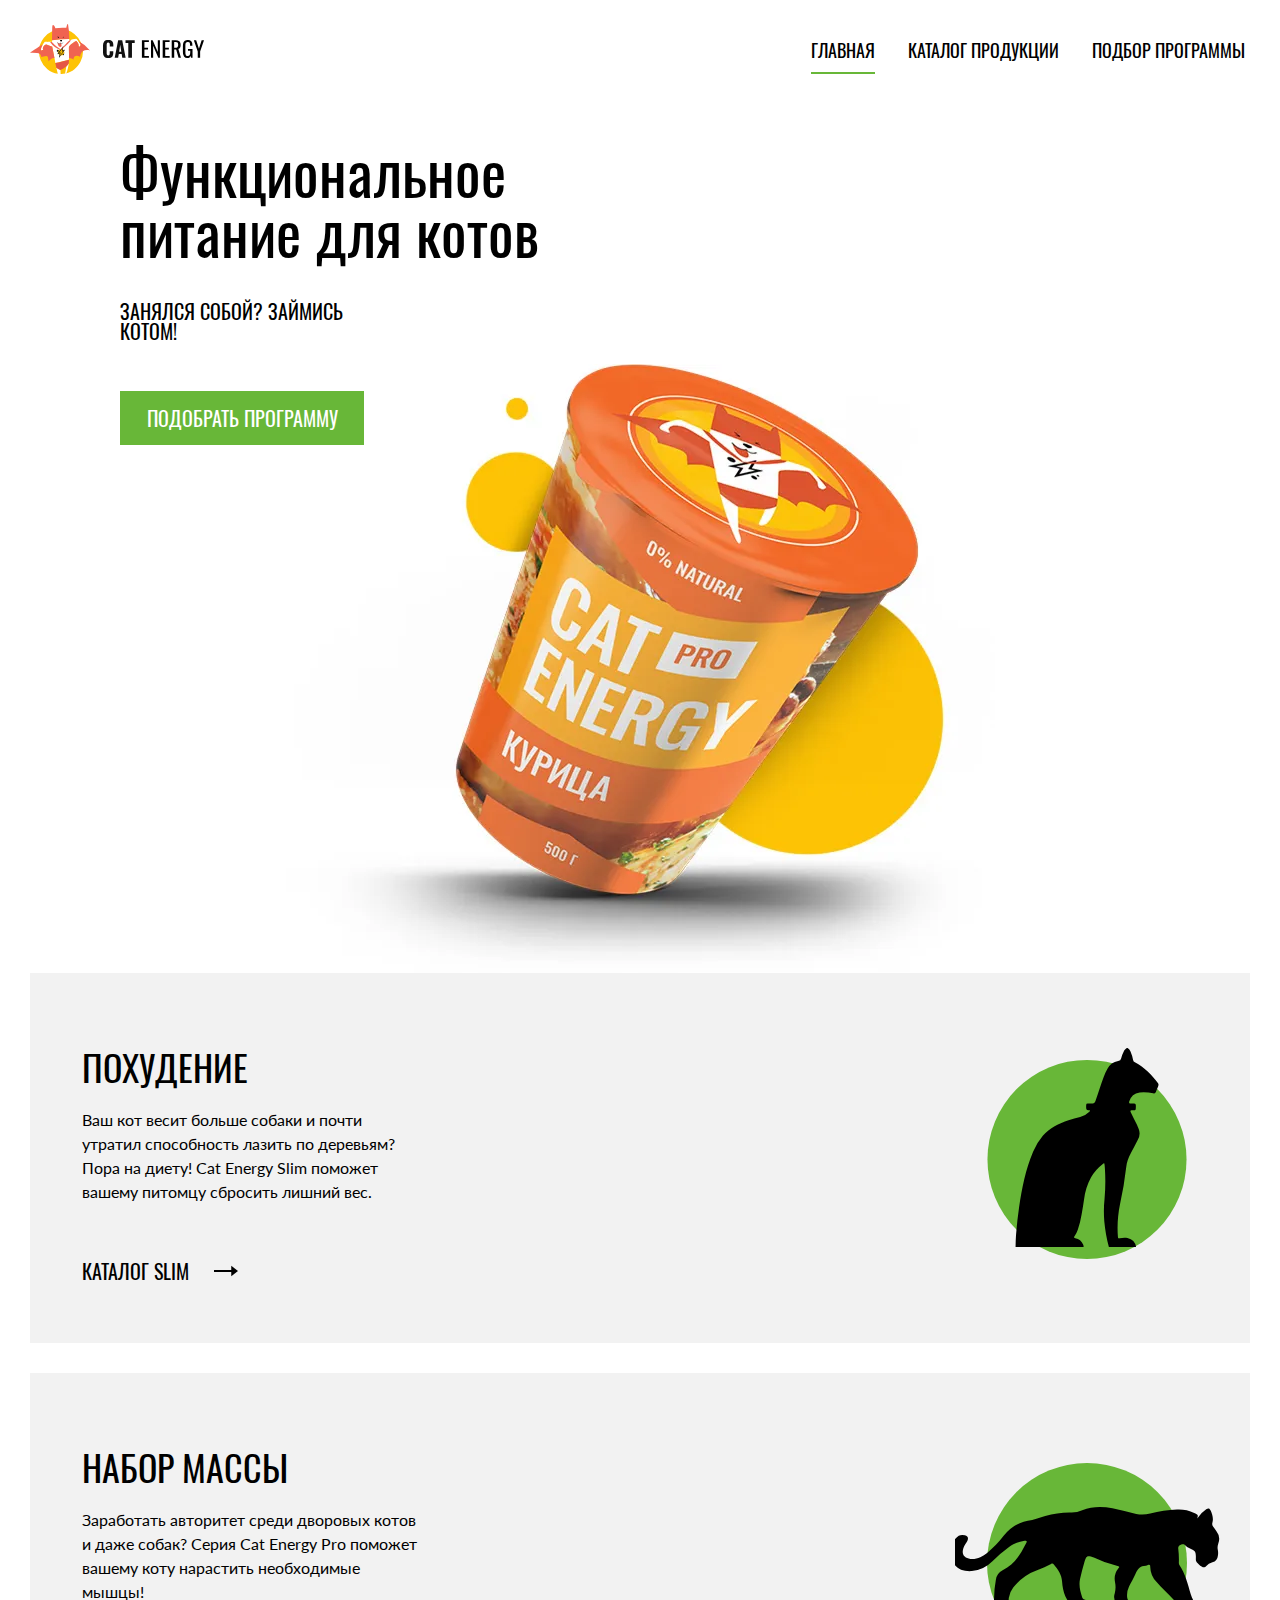
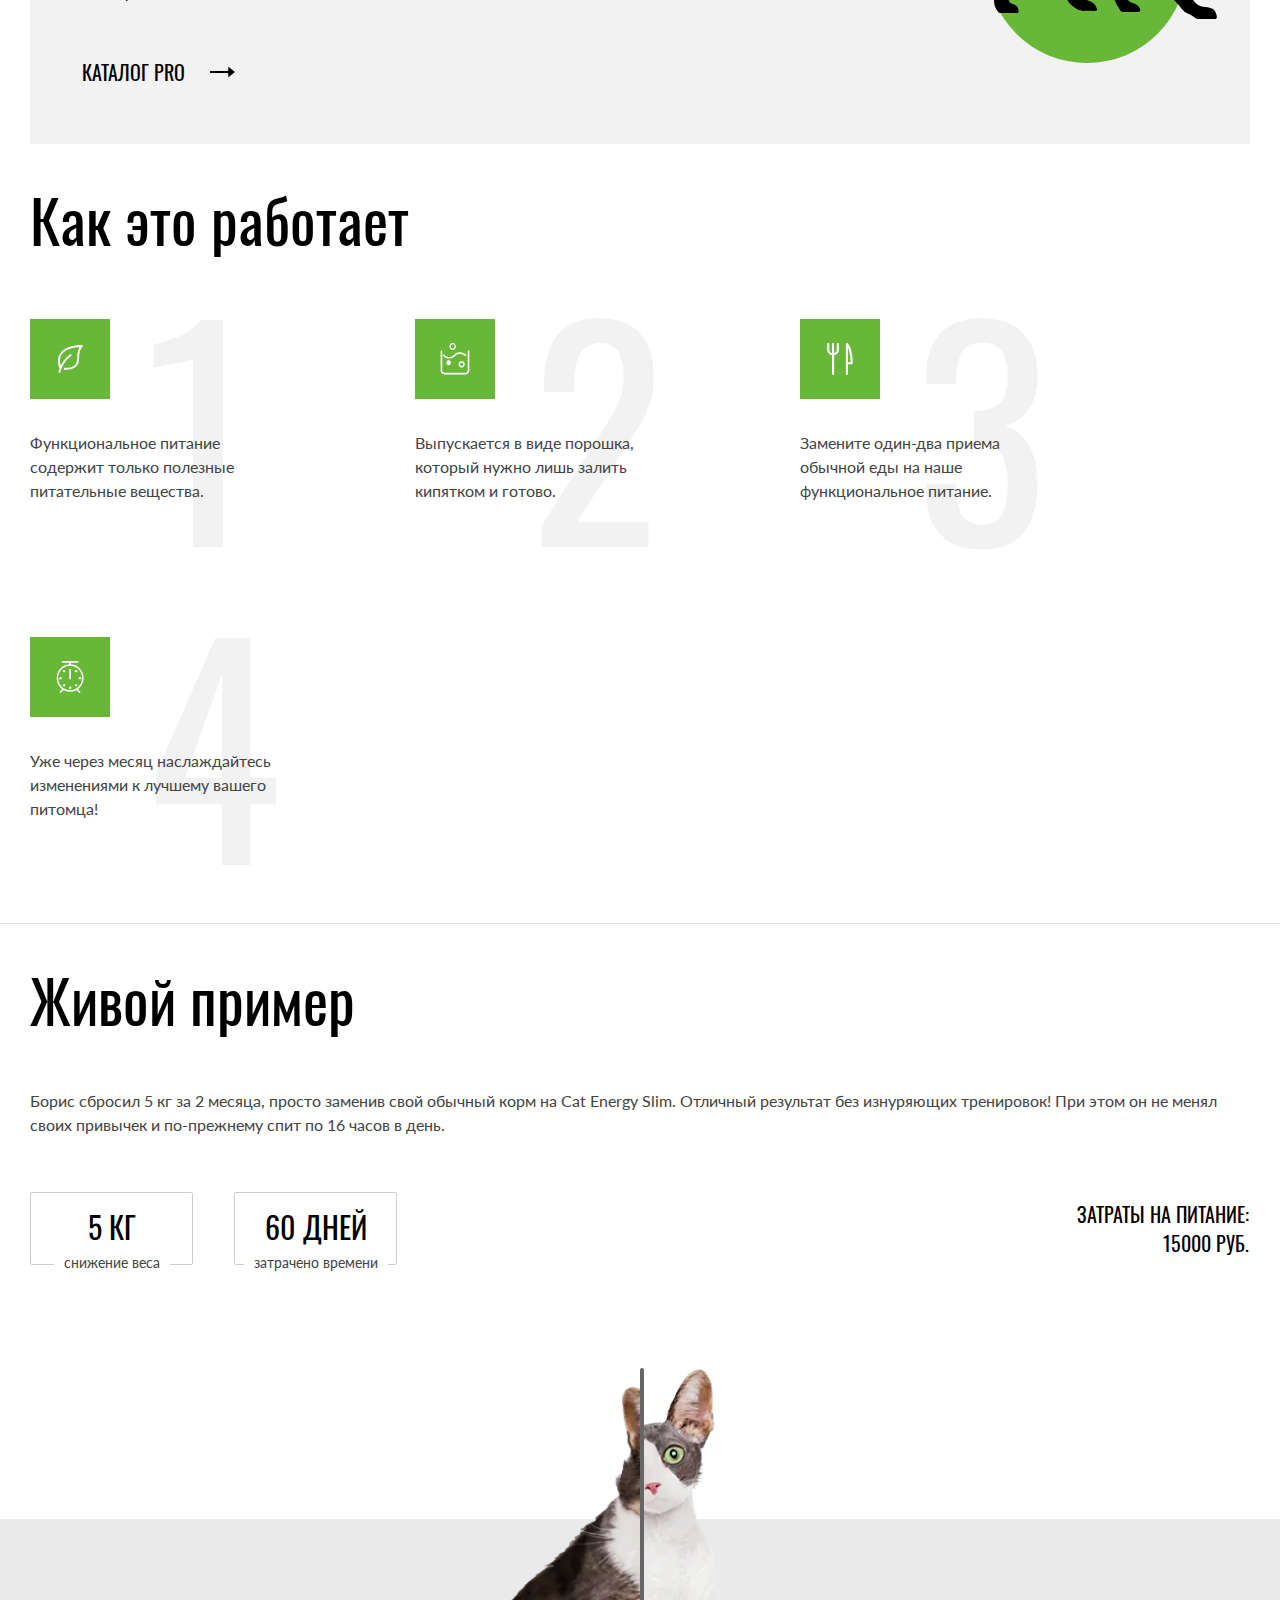
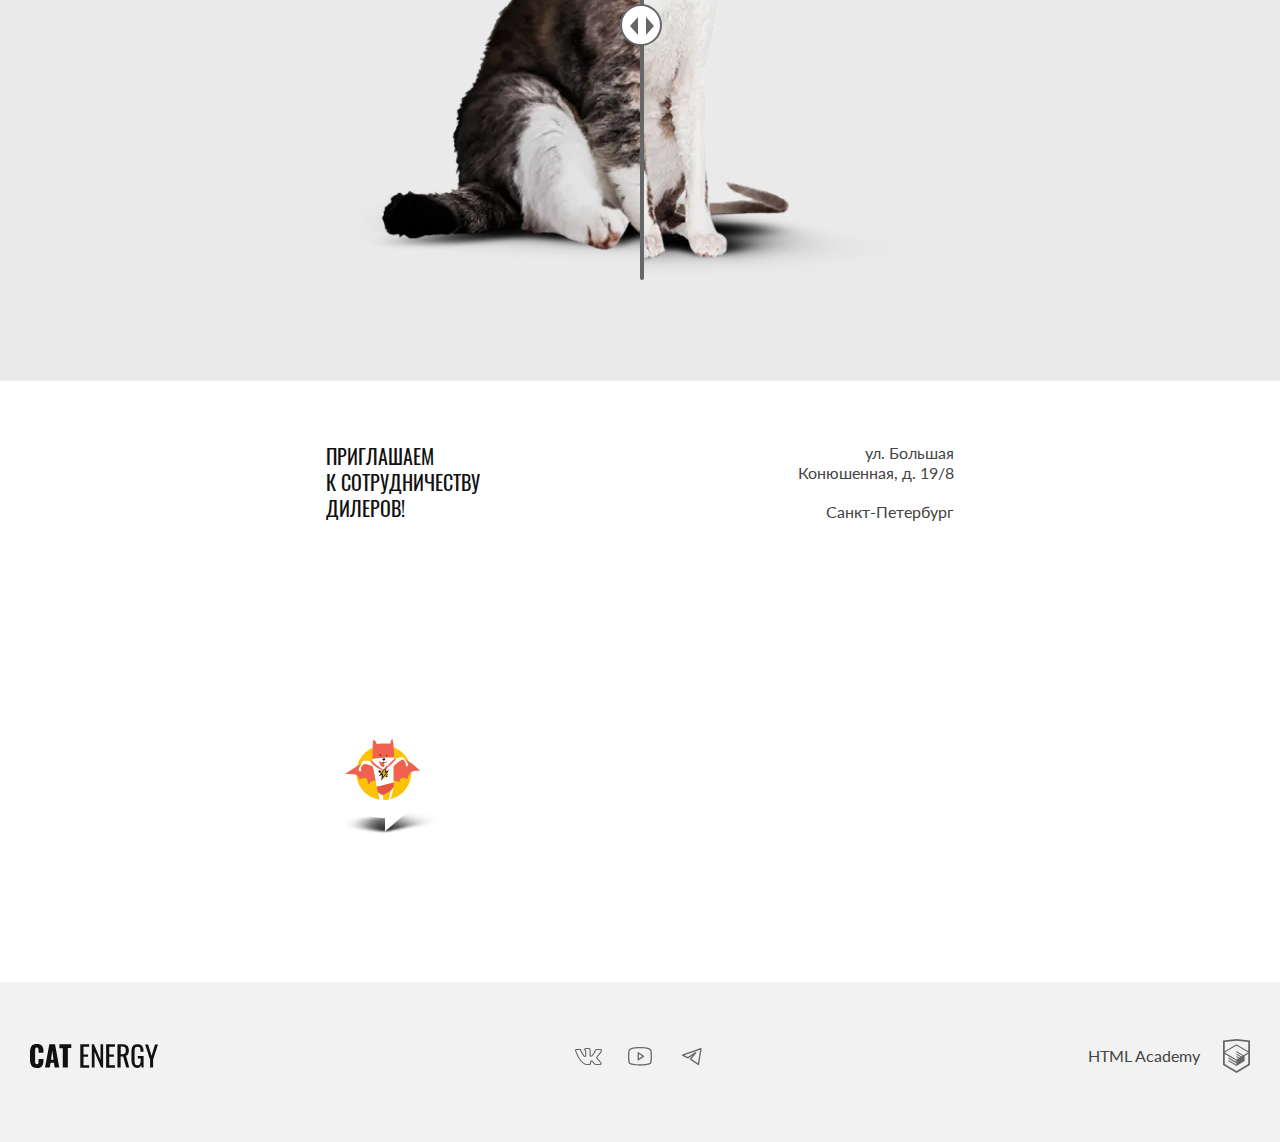
<file: index.html>
<!DOCTYPE html><html class="page" lang="ru"><head><meta charset="UTF-8"><title>Cat energy</title><meta name="viewport" content="width=device-width,initial-scale=1"><link rel="apple-touch-icon" sizes="180x180" href="favicons/apple-touch-icon.png"><link rel="icon" type="image/png" sizes="32x32" href="favicons/favicon-32x32.png"><link rel="icon" type="image/png" sizes="16x16" href="favicons/favicon-16x16.png"><link rel="manifest" href="/source/manifest.webmanifest"><link rel="preload" href="styles/styles.css" as="style"><link rel="preload" href="fonts/lato/Lato-Regular.woff2" as="font" crossorigin="anonymous"><link rel="preload" href="fonts/oswald/oswaldregular.woff2" as="font" crossorigin="anonymous"><link rel="icon" href="favicons/icon.svg" type="image/svg+xml"><link rel="icon" href="favicon.ico"><link rel="stylesheet" href="styles/styles.css"><script src="scripts/index.js" defer="defer"></script></head><body class="page__body"><header class="header"><div class="header__wrapper"><a class="header__logo" href="#"><picture><source media="(min-width:1440px)" srcset="images/logo/logo-desktop.svg" type="image/svg+xml" width="70" height="59"><source media="(min-width:768px)" type="image/svg+xml" width="60" height="50" srcset="images/logo/logo-tablet.svg"><img class="header__image" src="images/logo/logo-mobile.svg" width="33" height="38" alt="Логотип магазина Cat Energy"></picture><img class="header__text" src="images/logo/logo-text.svg" width="101" height="20" alt="Наименование магазина"> </a><button class="header__toggle header__toggle--close" type="button"><span class="visually-hidden">Открыть меню</span></button></div><nav class="header__navigation navigation navigation--closed navigation--nojs"><ul class="navigation__list list-reset"><li class="navigation__item"><a class="navigation__link navigation__link--current" href="index.html">Главная</a></li><li class="navigation__item"><a class="navigation__link" href="catalog.html">Каталог продукции</a></li><li class="navigation__item"><a class="navigation__link" href="#">Подбор программы</a></li></ul></nav></header><main class="main"><section class="hero"><div class="hero__wrapper page__wrapper"><h1 class="hero__title">Функциональное питание для котов</h1><p class="hero__slogan">Занялся собой? Займись котом!</p><picture><!-- webp --><source type="image/webp" media="(min-width: 1440px)" srcset="images/hero/index-can-desktop@1x.webp, images/hero/index-can-desktop@2x.webp 2x" width="552" height="499"><source type="image/webp" media="(min-width: 768px)" srcset="images/hero/index-can-tablet@1x.webp, images/hero/index-can-tablet@2x.webp 2x" width="709" height="609"><source type="image/webp" srcset="images/hero/index-can-mobile@1x.webp, images/hero/index-can-mobile@2x.webp 2x" width="280" height="270"><!-- png --><source type="image/png" media="(min-width: 1440px)" srcset="images/hero/index-can-desktop@1x.png, images/hero/index-can-desktop@2x.png 2x" width="552" height="499"><source type="image/png" media="(min-width: 768px)" srcset="images/hero/index-can-tablet@1x.png, images/hero/index-can-tablet@2x.png 2x" width="709" height="609"><img class="hero__img" src="images/hero/index-can-mobile@1x.png" srcset="images/hero/index-can-mobile@2x.png" width="280" height="270" alt="Питание для котов"></picture><a class="button hero__button" href="#">Подобрать программу</a></div></section><section class="program page__wrapper"><h2 class="visually-hidden">Выбор программы</h2><ul class="program__list list-reset"><li class="program__item program__item--slim"><h2 class="program__title">Похудение</h2><p class="program__desc">Ваш кот весит больше собаки и почти утратил способность лазить по деревьям? Пора на диету! Cat Energy Slim поможет вашему питомцу сбросить лишний вес.</p><a class="program__link" href="catalog.html">Каталог Slim</a></li><li class="program__item program__item--pro"><h2 class="program__title">Набор массы</h2><p class="program__desc">Заработать авторитет среди дворовых котов и даже собак? Серия Cat Energy Pro поможет вашему коту нарастить необходимые мышцы!</p><a class="program__link program__link--pro" href="catalog.html">Каталог Pro</a></li></ul></section><section class="advantages page__wrapper"><h2 class="advantages__title">Как это работает</h2><ol class="advantages__list list-reset"><li class="advantages__item advantages__item--healthy"><p class="advantages__desc">Функциональное питание содержит только полезные питательные вещества.</p></li><li class="advantages__item advantages__item--powder"><p class="advantages__desc">Выпускается в виде порошка, который нужно лишь залить кипятком и готово.</p></li><li class="advantages__item advantages__item--feed"><p class="advantages__desc">Замените один-два приема обычной еды на наше функциональное питание.</p></li><li class="advantages__item advantages__item--fast"><p class="advantages__desc">Уже через месяц наслаждайтесь изменениями к лучшему вашего питомца!</p></li></ol></section><section class="result"><div class="result__container page__wrapper"><div class="result__info"><h2 class="result__title">Живой пример</h2><p class="result__desc">Борис сбросил 5 кг за 2 месяца, просто заменив свой обычный корм на Cat Energy Slim. Отличный результат без изнуряющих тренировок! При этом он не менял своих привычек и по-прежнему спит по 16 часов в день.</p><div class="result__wrapper"><ul class="result__list stats list-reset"><li class="stats__item"><p class="stats__title">5 кг</p><p class="stats__desc">снижение веса</p></li><li class="stats__item"><p class="stats__title">60 дней</p><p class="stats__desc">затрачено времени</p></li></ul><div class="result__cost"><span class="result__cost-title">Затраты на питание:</span> <span class="result__cost-price">15000 руб.</span></div></div></div><div class="result__slider slider"><!-- before --><picture><!-- webp --><source type="image/webp" media="(min-width: 768px)" srcset="images/slider/cat-before-tablet@1x.webp, images/slider/cat-before-tablet@2x.webp 2x" width="560" height="512"><source type="image/webp" srcset="images/slider/cat-before-mobile@1x.webp, images/slider/cat-before-mobile@2x.webp 2x" width="280" height="256"><!-- png --><source type="image/png" media="(min-width: 768px)" srcset="images/slider/cat-before-tablet@1x.png, images/slider/cat-before-tablet@2x.png 2x" width="560" height="512"><img class="slider__img slider__img--before" src="images/slider/cat-before-mobile@1x.png" srcset="images/slider/cat-before-mobile@2x.png" width="280" height="256" alt="Борис до"></picture><!-- after --><picture><!-- webp --><source type="image/webp" media="(min-width: 768px)" srcset="images/slider/cat-after-tablet@1x.webp, images/slider/cat-after-tablet@2x.webp 2x" width="560" height="512"><source type="image/webp" srcset="images/slider/cat-after-mobile@1x.webp, images/slider/cat-after-mobile@2x.webp 2x" width="280" height="256"><!-- png --><source type="image/png" media="(min-width: 768px)" srcset="images/slider/cat-after-tablet@1x.png, images/slider/cat-after-tablet@2x.png 2x" width="560" height="512"><img class="slider__img slider__img--after" src="images/slider/cat-after-mobile@1x.png" srcset="images/slider/cat-after-mobile@2x.png" width="280" height="256" alt="Борис после"></picture><button class="slider__button" type="button"><span class="visually-hidden">Кнопка слайдера</span></button></div></div></section><section class="contacts"><div class="contacts__container page__wrapper"><h3 class="visually-hidden">Контакты</h3><div class="contacts__wrapper"><p class="contacts__text">приглашаем<br>к сотрудничеству дилеров!</p><address class="contacts__adress">ул. Большая Конюшенная, д. 19/8 <span class="contacts__city">Санкт-Петербург</span></address></div></div><div class="contacts__map"><iframe src="https://yandex.ru/map-widget/v1/?um=constructor%3A5c40ab8cc834ad5131302a3477414d73b42b08ef273393e483ae1275f68a1c34&amp;source=constructor" width="320" height="362" allowfullscreen="" title="Офис компании по адресу Большая Конюшенная, д. 19/8, г. Санкт-Петербург"></iframe><noscript><picture><source media="(min-width: 1440px)" width="1440" height="400" type="image/webp" srcset="images/map/location-desc@1x.webp, images/map/location-desc@2x.webp 2x"><source media="(min-width: 768px)" width="768" height="400" type="image/webp" srcset="images/map/location-tab@1x.webp, images/map/location-tab@2x.webp 2x"><source width="320" height="362" type="image/webp" srcset="images/map/location-mob@1x.webp, images/map/location-mob@2x.webp 2x"><source media="(min-width: 1440px)" width="1440" height="400" type="image/jpg" srcset="images/map/location-desc@1x.jpg, images/map/ocation-desc@2x.jpg 2x"><source media="(min-width: 768px)" width="768" height="400" type="image/jpg" srcset="images/map/location-tab@1x.jpg, images/map/location-tab@2x.jpg 2x"><img class="contacts__img" width="320" height="362" src="images/map/location-mob@1x.jpg" srcset="images/map/location-mob@2x.jpg" alt="Карта с отмеченной локацией" loading="lazy"></picture></noscript></div></section></main><footer class="footer"><div class="footer__wrapper page__wrapper"><a class="footer__logo" href="index.html"><span class="visually-hidden">Логотип Cat Energy</span></a><ul class="footer__list list-reset"><li class="footer__item"><a class="footer__link footer__link--vk" href="#"><span class="visually-hidden">Мы в контакте</span></a></li><li class="footer__item"><a class="footer__link footer__link--yt" href="#"><span class="visually-hidden">Мы в ютубе</span></a></li><li class="footer__item"><a class="footer__link footer__link--tg" href="#"><span class="visually-hidden">Мы в телеграмм</span></a></li></ul><a class="footer__copyright copyright" href="https://htmlacademy.ru/intensive/adaptive"><span class="copyright__text">HTML Academy</span></a></div></footer></body></html>
</file>
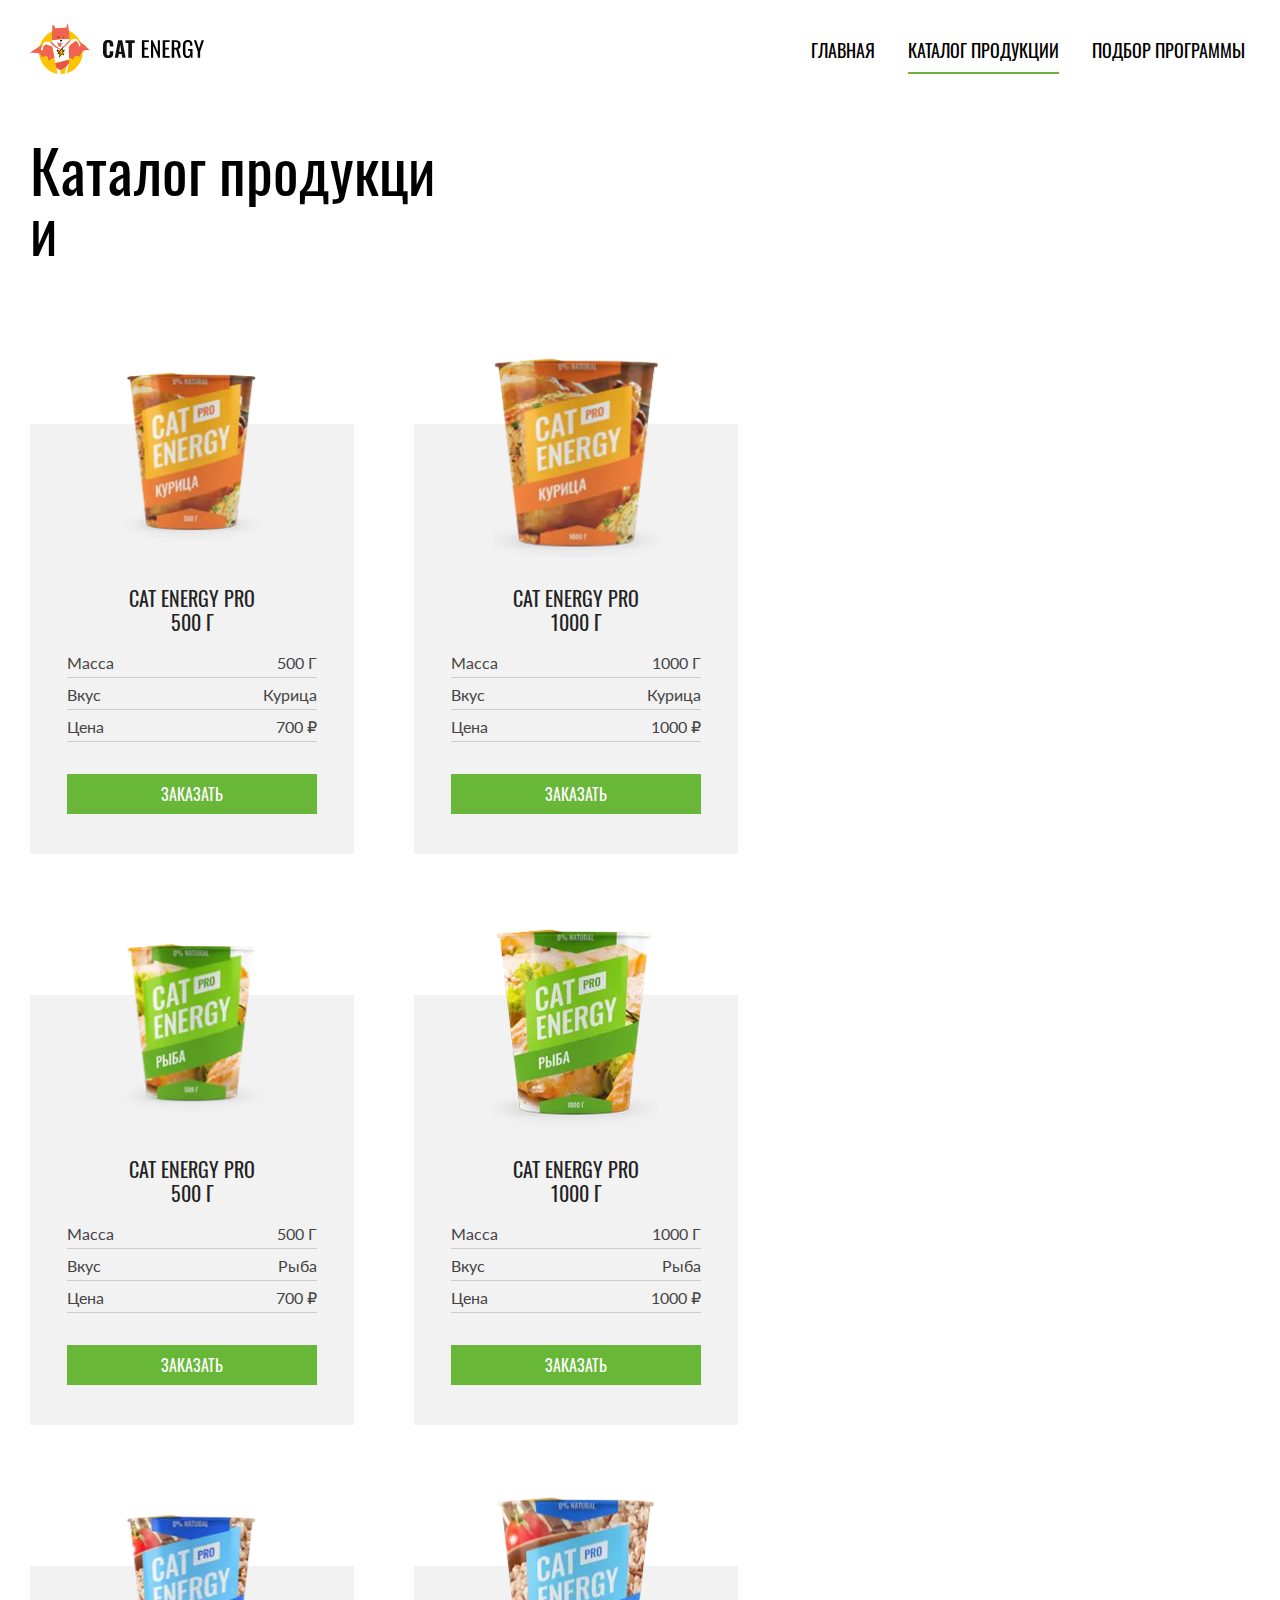
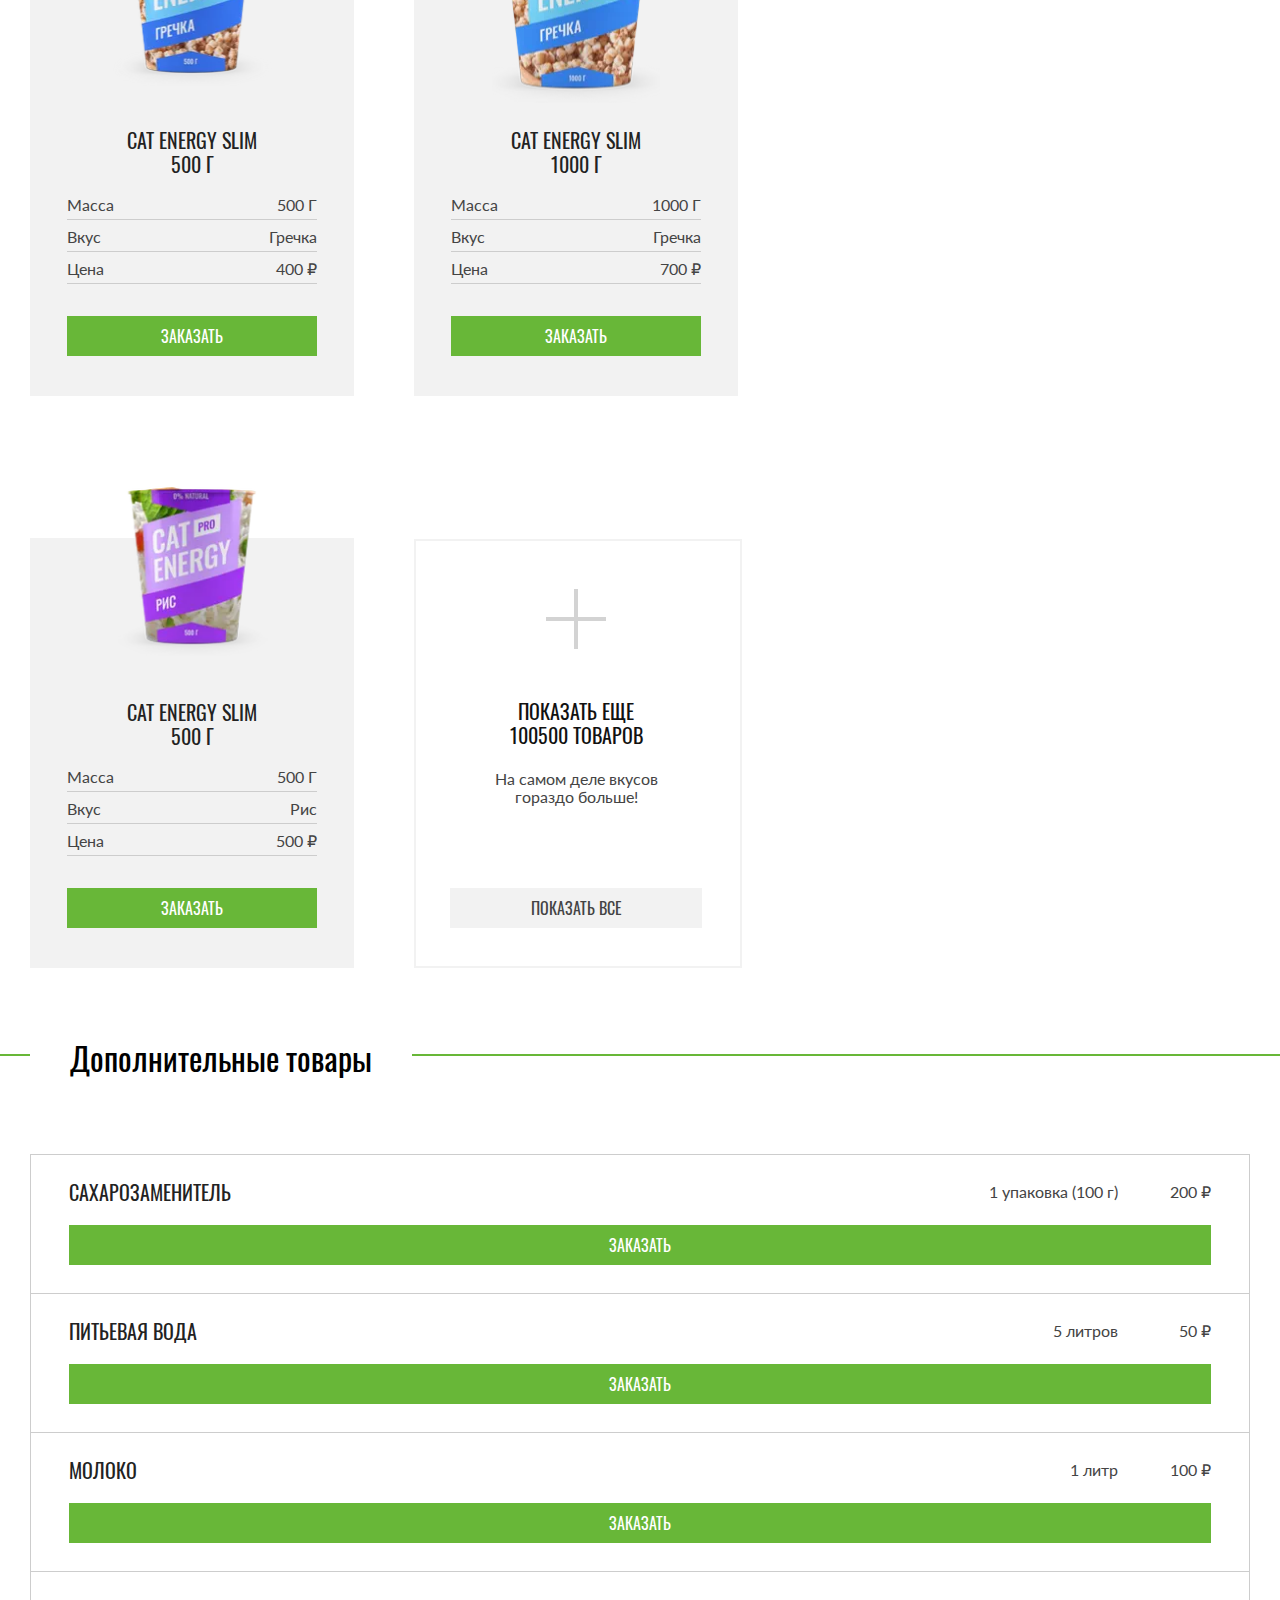
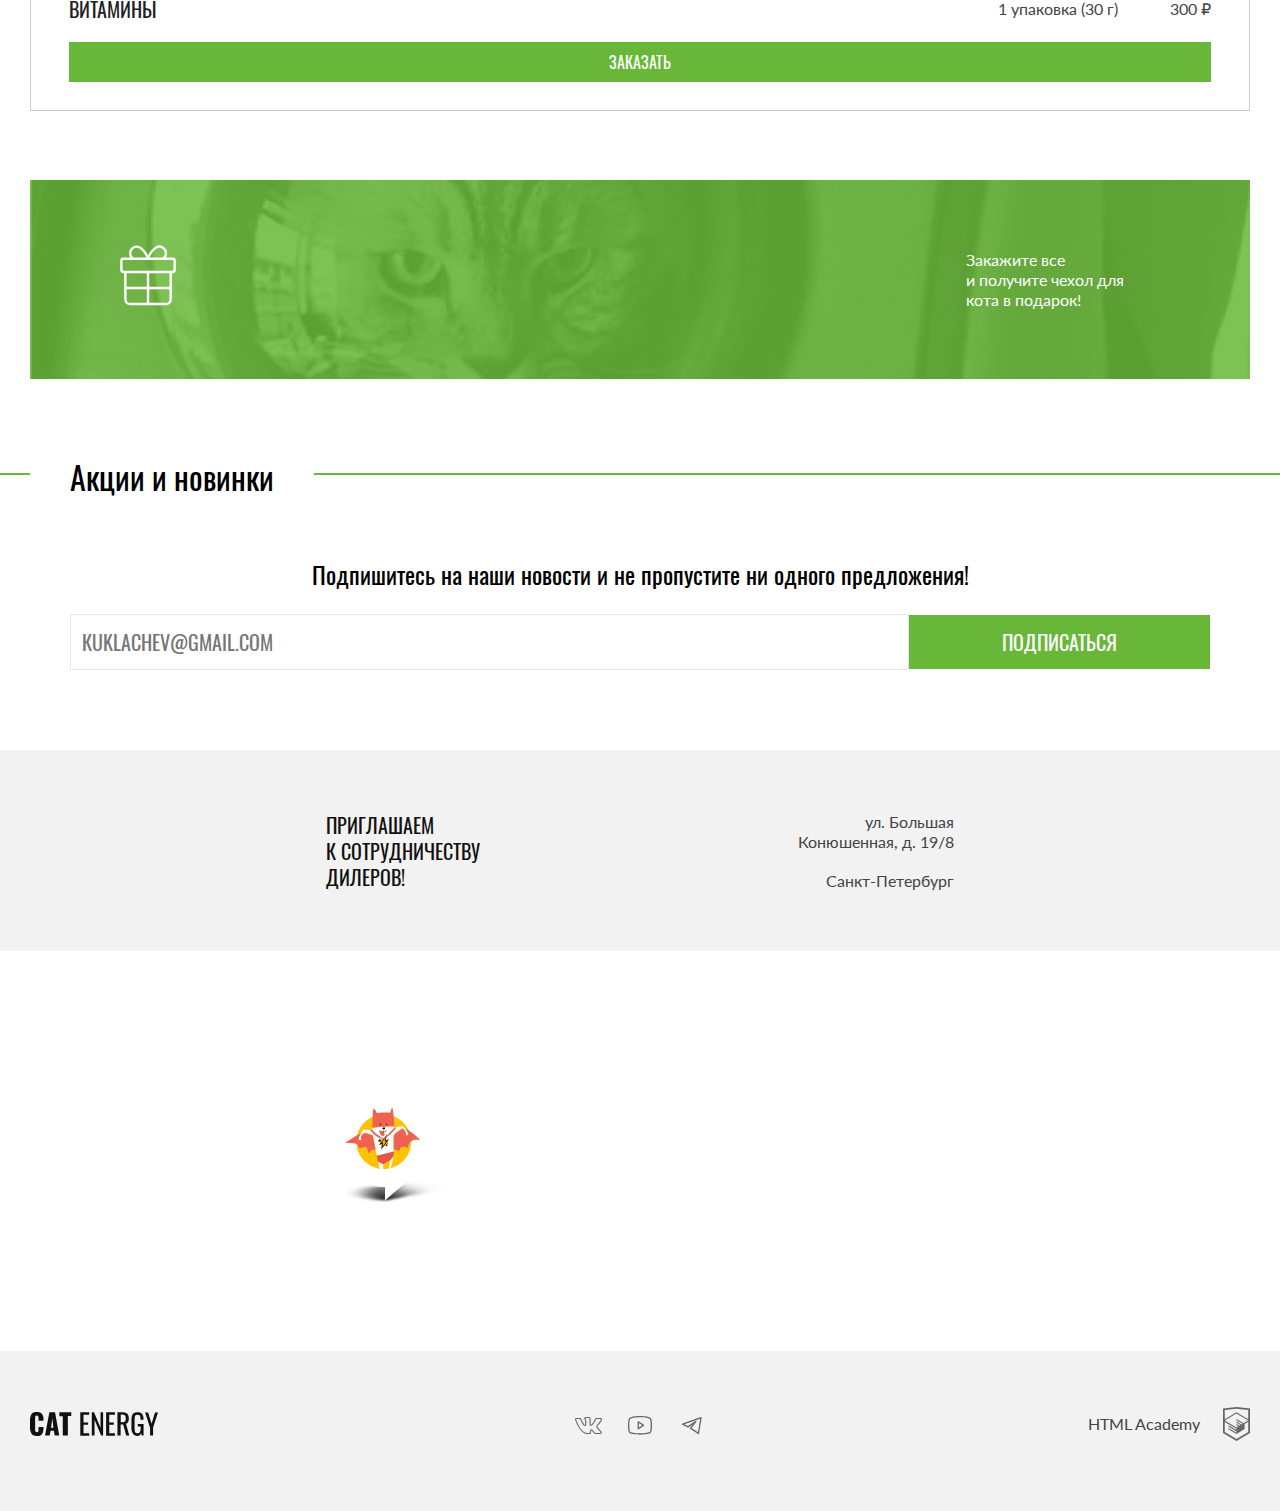
<file: catalog.html>
<!DOCTYPE html><html class="page" lang="ru"><head><meta charset="UTF-8"><title>Cat energy</title><meta name="viewport" content="width=device-width,initial-scale=1"><link rel="apple-touch-icon" sizes="180x180" href="favicons/apple-touch-icon.png"><link rel="icon" type="image/png" sizes="32x32" href="favicons/favicon-32x32.png"><link rel="icon" type="image/png" sizes="16x16" href="favicons/favicon-16x16.png"><link rel="manifest" href="/source/manifest.webmanifest"><link rel="preload" href="styles/styles.css" as="style"><link rel="preload" href="fonts/lato/Lato-Regular.woff2" as="font" crossorigin="anonymous"><link rel="preload" href="fonts/oswald/oswaldregular.woff2" as="font" crossorigin="anonymous"><link rel="icon" href="favicons/icon.svg" type="image/svg+xml"><link rel="icon" href="favicon.ico"><link rel="stylesheet" href="styles/styles.css"><script src="scripts/index.js" defer="defer"></script></head><body class="page__body"><header class="header"><div class="header__wrapper"><a class="header__logo" href="#"><picture><source media="(min-width:1440px)" srcset="images/logo/logo-desktop.svg" type="image/svg+xml" width="70" height="59"><source media="(min-width:768px)" type="image/svg+xml" width="60" height="50" srcset="images/logo/logo-tablet.svg"><img class="header__image" src="images/logo/logo-mobile.svg" width="33" height="38" alt="Логотип магазина Cat Energy"></picture><img class="header__text" src="images/logo/logo-text.svg" width="101" height="20" alt="Наименование магазина"> </a><button class="header__toggle header__toggle--close" type="button"><span class="visually-hidden">Открыть меню</span></button></div><nav class="header__navigation navigation navigation--closed navigation--nojs"><ul class="navigation__list list-reset"><li class="navigation__item"><a class="navigation__link navigation__link--catalog" href="index.html">Главная</a></li><li class="navigation__item"><a class="navigation__link navigation__link--catalog navigation__link--current" href="catalog.html">Каталог продукции</a></li><li class="navigation__item"><a class="navigation__link navigation__link--catalog" href="#">Подбор программы</a></li></ul></nav></header><main class="main"><section class="products page__wrapper"><h1 class="products__title">Каталог продукции</h1><ul class="products__list list-reset"><li class="products__item card"><a class="card__link" href="#"><picture><!-- webp --><source type="image/webp" media="(min-width: 768px)" srcset="images/cards/cat-energy-pro500-chicken-tab@1x.webp, images/cards/cat-energy-pro500-chicken-tab@2x.webp 2x" width="161" height="172"><source type="image/webp" srcset="images/cards/cat-energy-pro500-chicken-mob@1x.webp, images/cards/cat-energy-pro500-chicken-mob@2x.webp 2x" width="68" height="86"><!-- png --><source type="image/png" media="(min-width: 768px)" srcset="images/cards/cat-energy-pro500-chicken-tab@1x.png, images/cards/cat-energy-pro500-chicken-tab@2x.png 2x" width="161" height="172"><img class="card__img" src="images/cards/cat-energy-pro500-chicken-mob@1x.png" srcset="images/cards/cat-energy-pro500-chicken-mob@2x.png" width="68" height="86" alt="Курица 500 гр"></picture></a><div class="card__info"><a href="#"><h2 class="card__title">Cat Energy PRO 500 г</h2></a><ul class="card__characteristic list-reset"><li class="card__features"><p class="card__specific">масса</p><p class="card__value">500 г</p></li><li class="card__features"><p class="card__specific">вкус</p><p class="card__value">курица</p></li><li class="card__features card__features--pd"><p class="card__specific">цена</p><p class="card__value">700 ₽</p></li></ul></div><a class="card__button button" href="#">заказать</a></li><li class="products__item card"><a class="card__link" href="#"><picture><!-- webp --><source type="image/webp" media="(min-width: 768px)" srcset="images/cards/cat-energy-pro1000-chicken-tab@1x.webp, images/cards/cat-energy-pro1000-chicken-tab@2x.webp 2x" width="168" height="214"><source type="image/webp" srcset="images/cards/cat-energy-pro1000-chicken-mob@1x.webp, images/cards/cat-energy-pro1000-chicken-mob@2x.webp 2x" width="84" height="100"><!-- png --><source type="image/png" media="(min-width: 768px)" srcset="images/cards/cat-energy-pro1000-chicken-tab@1x.png, images/cards/cat-energy-pro1000-chicken-tab@2x.png 2x" width="168" height="214"><img class="card__img" src="images/cards/cat-energy-pro1000-chicken-mob@2x.png" srcset="images/cards/cat-energy-pro1000-chicken-mob@2x.png" width="84" height="100" alt="Курица 1000 гр"></picture></a><div class="card__info"><a href="#"><h2 class="card__title">Cat Energy PRO 1000 г</h2></a><ul class="card__characteristic list-reset"><li class="card__features"><p class="card__specific">масса</p><p class="card__value">1000 г</p></li><li class="card__features"><p class="card__specific">вкус</p><p class="card__value">курица</p></li><li class="card__features card__features--pd"><p class="card__specific">цена</p><p class="card__value">1000 ₽</p></li></ul></div><a class="card__button button" href="#">заказать</a></li><li class="products__item card"><a class="card__link" href="#"><picture><!-- webp --><source type="image/webp" media="(min-width: 768px)" srcset="images/cards/cat-energy-pro500-fish-tab@1x.webp, images/cards/cat-energy-pro500-fish-tab@2x.webp 2x" width="161" height="172"><source type="image/webp" srcset="images/cards/cat-energy-pro500-fish-mob@1x.webp, images/cards/cat-energy-pro500-fish-mob@2x.webp 2x" width="68" height="78"><!-- png --><source type="image/png" media="(min-width: 768px)" srcset="images/cards/cat-energy-pro500-fish-tab@1x.png, images/cards/cat-energy-pro500-fish-tab@2x.png 2x" width="161" height="172"><img class="card__img" src="images/cards/cat-energy-pro500-fish-mob@1x.png" srcset="images/cards/cat-energy-pro500-fish-mob@2x.png" width="68" height="78" alt="Рыба 500 гр"></picture></a><div class="card__info"><a href="#"><h2 class="card__title">Cat Energy PRO 500 г</h2></a><ul class="card__characteristic list-reset"><li class="card__features"><p class="card__specific">масса</p><p class="card__value">500 г</p></li><li class="card__features"><p class="card__specific">вкус</p><p class="card__value">рыба</p></li><li class="card__features card__features--pd"><p class="card__specific">цена</p><p class="card__value">700 ₽</p></li></ul></div><a class="card__button button" href="#">заказать</a></li><li class="products__item card"><a class="card__link" href="#"><picture><!-- webp --><source type="image/webp" media="(min-width: 768px)" srcset="images/cards/cat-energy-pro1000-fish-tab@1x.webp, images/cards/cat-energy-pro1000-fish-tab@2x.webp 2x" width="168" height="200"><source type="image/webp" srcset="images/cards/cat-energy-pro1000-fish-mob@1x.webp, images/cards/cat-energy-pro1000-fish-mob@2x.webp 2x" width="84" height="100"><!-- png --><source type="image/png" media="(min-width: 768px)" srcset="images/cards/cat-energy-pro1000-fish-tab@1x.png, images/cards/cat-energy-pro1000-fish-tab@2x.png 2x" width="168" height="200"><img class="card__img" src="images/cards/cat-energy-pro1000-fish-mob@1x.png" srcset="images/cards/cat-energy-pro1000-fish-mob@2x.png" width="84" height="100" alt="Рыба 1000 гр"></picture></a><div class="card__info"><a href="#"><h2 class="card__title">Cat Energy PRO 1000 г</h2></a><ul class="card__characteristic list-reset"><li class="card__features"><p class="card__specific">масса</p><p class="card__value">1000 г</p></li><li class="card__features"><p class="card__specific">вкус</p><p class="card__value">рыба</p></li><li class="card__features card__features--pd"><p class="card__specific">цена</p><p class="card__value">1000 ₽</p></li></ul></div><a class="card__button button" href="#">заказать</a></li><li class="products__item card"><a class="card__link" href="#"><picture><!-- webp --><source type="image/webp" media="(min-width: 768px)" srcset="images/cards/cat-energy-slim500-buckwheat-tab@1x.webp, images/cards/cat-energy-slim500-buckwheat-tab@2x.webp 2x" width="161" height="172"><source type="image/webp" srcset="images/cards/cat-energy-slim500-buckwheat-mob@1x.webp, images/cards/cat-energy-slim500-buckwheat-mob@2x.webp 2x" width="68" height="78"><!-- png --><source type="image/png" media="(min-width: 768px)" srcset="images/cards/cat-energy-slim500-buckwheat-tab@1x.png, images/cards/cat-energy-slim500-buckwheat-tab@2x.png 2x" width="161" height="172"><img class="card__img" src="images/cards/cat-energy-slim500-buckwheat-mob@1x.png" srcset="images/cards/cat-energy-slim500-buckwheat-mob@2x.png" width="68" height="78" alt="Гречка 500 гр"></picture></a><div class="card__info"><a href="#"><h2 class="card__title">Cat Energy SLIM 500 г</h2></a><ul class="card__characteristic list-reset"><li class="card__features"><p class="card__specific">масса</p><p class="card__value">500 г</p></li><li class="card__features"><p class="card__specific">вкус</p><p class="card__value">гречка</p></li><li class="card__features card__features--pd"><p class="card__specific">цена</p><p class="card__value">400 ₽</p></li></ul></div><a class="card__button button" href="#">заказать</a></li><li class="products__item card"><a class="card__link" href="#"><picture><!-- webp --><source type="image/webp" media="(min-width: 768px)" srcset="images/cards/cat-energy-slim1000-buckwheat-tab@1x.webp, images/cards/cat-energy-slim1000-buckwheat-tab@2x.webp 2x" width="168" height="206"><source type="image/webp" srcset="images/cards/cat-energy-slim1000-buckwheat-mob@1x.webp, images/cards/cat-energy-slim1000-buckwheat-mob@2x.webp 2x" width="84" height="100"><!-- png --><source type="image/png" media="(min-width: 768px)" srcset="images/cards/cat-energy-slim1000-buckwheat-tab@1x.png, images/cards/cat-energy-slim1000-buckwheat-tab@2x.png 2x" width="168" height="206"><img class="card__img" src="images/cards/cat-energy-slim1000-buckwheat-mob@1x.png" srcset="mages/cards/cat-energy-slim1000-buckwheat-mob@2x.png" width="84" height="100" alt="Гречка 1000 гр"></picture></a><div class="card__info"><a href="#"><h2 class="card__title">Cat Energy SLIM 1000 г</h2></a><ul class="card__characteristic list-reset"><li class="card__features"><p class="card__specific">масса</p><p class="card__value">1000 г</p></li><li class="card__features"><p class="card__specific">вкус</p><p class="card__value">гречка</p></li><li class="card__features card__features--pd"><p class="card__specific">цена</p><p class="card__value">700 ₽</p></li></ul></div><a class="card__button button" href="#">заказать</a></li><li class="products__item card"><a class="card__link" href="#"><picture><!-- webp --><source type="image/webp" media="(min-width: 768px)" srcset="images/cards/cat-energy-slim500-rice-tab@1x.webp, images/cards/cat-energy-slim500-rice-tab@2x.webp 2x" width="161" height="172"><source type="image/webp" srcset="images/cards/cat-energy-slim500-rice-mob@1x.webp, images/cards/cat-energy-slim500-rice-mob@2x.webp 2x" width="70" height="80"><!-- png --><source type="image/png" media="(min-width: 768px)" srcset="images/cards/cat-energy-slim500-rice-tab@1x.webp, images/cards/cat-energy-slim500-rice-tab@2x.webp 2x" width="161" height="172"><img class="card__img" src="images/cards/cat-energy-slim500-rice-mob@1x.png" srcset="images/cards/cat-energy-slim500-rice-mob@2x.png" width="70" height="80" alt="Рис 500 гр"></picture></a><div class="card__info"><a href="#"><h2 class="card__title">Cat Energy SLIM 500 г</h2></a><ul class="card__characteristic list-reset"><li class="card__features"><p class="card__specific">масса</p><p class="card__value">500 г</p></li><li class="card__features"><p class="card__specific">вкус</p><p class="card__value">рис</p></li><li class="card__features card__features--pd"><p class="card__specific">цена</p><p class="card__value">500 ₽</p></li></ul></div><a class="card__button button" href="#">заказать</a></li><li class="products__item card card-more"><h2 class="card-more__title">Показать еще 100500 товаров</h2><p class="card-more__desc">На самом деле вкусов гораздо больше!</p><a class="card-more__button button" href="#">Показать все</a></li></ul></section><section class="products-add page__wrapper"><h2 class="products-add__title">Дополнительные товары</h2><div class="products-add__wrapper"><ul class="products-add__list list-reset"><li class="products-add__item"><h3 class="products-add__name">Сахарозаменитель</h3><p class="products-add__value">1 упаковка (100 г)</p><p class="products-add__price">200 ₽</p><button class="products-add__button button" type="button">заказать</button></li><li class="products-add__item"><h3 class="products-add__name">Питьевая вода</h3><p class="products-add__value">5 литров</p><p class="products-add__price">50 ₽</p><button class="products-add__button button" type="button">заказать</button></li><li class="products-add__item"><h3 class="products-add__name">Молоко</h3><p class="products-add__value">1 литр</p><p class="products-add__price">100 ₽</p><button class="products-add__button button" type="button">заказать</button></li><li class="products-add__item"><h3 class="products-add__name">Витамины</h3><p class="products-add__value">1 упаковка (30 г)</p><p class="products-add__price">300 ₽</p><button class="products-add__button button" type="button">заказать</button></li></ul><div class="promo"><h2 class="visually-hidden">Промоакция</h2><p class="promo__desc">Закажите все<br>и получите чехол для<br>кота в подарок!</p></div></div></section><section class="subscribe page__wrapper"><h2 class="subscribe__title">Акции и новинки</h2><p class="subscribe__desc">Подпишитесь на наши новости и не пропустите ни одного предложения!</p><form class="subscribe__form" action="https://echo.htmlacademy.ru/" method="post"><label class="subscribe__label"><input class="subscribe__input" type="email" name="email" placeholder="кuklachev@gmail.com" required> <span class="visually-hidden">Ваш e-mail</span></label> <button class="subscribe__button button" type="submit">Подписаться</button></form></section><section class="contacts"><div class="contacts__container contacts__container--catalog"><h3 class="visually-hidden">Контакты</h3><div class="contacts__wrapper contacts__wrapper--catalog"><p class="contacts__text">приглашаем<br>к сотрудничеству дилеров!</p><address class="contacts__adress">ул. Большая Конюшенная, д. 19/8 <span class="contacts__city">Санкт-Петербург</span></address></div></div><div class="contacts__map"><iframe src="https://yandex.ru/map-widget/v1/?um=constructor%3A5c40ab8cc834ad5131302a3477414d73b42b08ef273393e483ae1275f68a1c34&amp;source=constructor" width="320" height="362" allowfullscreen="" title="Офис компании по адресу Большая Конюшенная, д. 19/8, г. Санкт-Петербург"></iframe><noscript><picture><source media="(min-width: 1440px)" width="1440" height="400" type="image/webp" srcset="images/map/location-desc@1x.webp, images/map/location-desc@2x.webp 2x"><source media="(min-width: 768px)" width="768" height="400" type="image/webp" srcset="images/map/location-tab@1x.webp, images/map/location-tab@2x.webp 2x"><source width="320" height="362" type="image/webp" srcset="images/map/location-mob@1x.webp, images/map/location-mob@2x.webp 2x"><source media="(min-width: 1440px)" width="1440" height="400" type="image/jpg" srcset="images/map/location-desc@1x.jpg, images/map/ocation-desc@2x.jpg 2x"><source media="(min-width: 768px)" width="768" height="400" type="image/jpg" srcset="images/map/location-tab@1x.jpg, images/map/location-tab@2x.jpg 2x"><img class="contacts__img" width="320" height="362" src="images/map/location-mob@1x.jpg" srcset="images/map/location-mob@2x.jpg" alt="Карта с отмеченной локацией" loading="lazy"></picture></noscript></div></section></main><footer class="footer"><div class="footer__wrapper page__wrapper"><a class="footer__logo" href="index.html"><span class="visually-hidden">Логотип Cat Energy</span></a><ul class="footer__list list-reset"><li class="footer__item"><a class="footer__link footer__link--vk" href="#"><span class="visually-hidden">Мы в контакте</span></a></li><li class="footer__item"><a class="footer__link footer__link--yt" href="#"><span class="visually-hidden">Мы в ютубе</span></a></li><li class="footer__item"><a class="footer__link footer__link--tg" href="#"><span class="visually-hidden">Мы в телеграмм</span></a></li></ul><a class="footer__copyright copyright" href="https://htmlacademy.ru/intensive/adaptive"><span class="copyright__text">HTML Academy</span></a></div></footer></body></html>
</file>
<file: styles/styles.css>
@font-face{font-family:Lato;font-weight:400;font-style:normal;font-display:swap;src:url(../fonts/lato/Lato-Regular.woff2)format("woff2")}@font-face{font-family:Oswald;font-weight:400;font-style:normal;font-display:swap;src:url(../fonts/oswald/oswaldregular.woff2)format("woff2")}body{font-size:14px;font-weight:400;line-height:18px}a{text-decoration:none}.list-reset{margin:0;padding:0;list-style-type:none}.visually-hidden{white-space:nowrap;-webkit-clip-path:inset(100%);clip-path:inset(100%);clip:rect(0 0 0 0);border:0;width:1px;height:1px;margin:-1px;padding:0;position:absolute;overflow:hidden}.button{text-transform:uppercase;text-align:center;cursor:pointer;border:none;padding:10px 20px;font-family:Oswald,Arial,sans-serif;font-size:16px;line-height:20px;text-decoration:none;transition:all .3s ease-in-out;display:block}.page{height:100%}.page__body{flex-direction:column;min-width:320px;min-height:100%;margin:0;font-family:Lato,Arial,sans-serif;font-size:14px;font-weight:400;line-height:18px;display:flex}@media (width>=768px){.page__body{width:100%;margin:0 auto}}@media (width>=1440px){.page__body{align-items:center;width:100%;margin:0 auto}}.page__wrapper{flex-direction:column;margin:0 auto;padding-left:20px;padding-right:20px;display:flex}@media (width>=768px){.page__wrapper{padding-left:30px;padding-right:30px}}@media (width>=1440px){.page__wrapper{width:1220px;padding-left:110px;padding-right:110px}}.main{flex-grow:1;width:100%}.header{border-bottom:1px solid #d9d9d9;flex-direction:column;align-items:center;padding-left:20px;padding-right:20px;display:flex;position:relative}.header__wrapper{align-items:center;margin:0;padding-top:13px;padding-bottom:13px;display:flex}.header__logo{align-items:center;margin-right:64px;display:flex}.header__image{margin-right:56px;display:block}.header__text{display:block}.header__toggle{cursor:pointer;background-color:#0000;border:none;width:24px;height:24px;padding:0;position:relative}.header:has(nav.navigation--nojs) .header__toggle:before,.header:has(nav.navigation--nojs) .header__toggle:after{content:"";background-color:#000;width:24px;height:2px;position:absolute;top:50%;left:50%;transform:translate(-50%,-50%)}.header:has(nav.navigation--nojs) .header__toggle:before{box-shadow:none;top:50%;transform:translate(-50%)rotate(45deg)}.header:has(nav.navigation--nojs) .header__toggle:after{top:50%;transform:translate(-50%)rotate(-45deg)}.header:has(.navigation--closed) .header__toggle:before{content:"";background-color:#000;width:24px;height:2px;position:absolute;top:50%;left:50%;transform:translate(-50%,-50%);box-shadow:0 8px #000,0 -8px #000}.header:has(.navigation--opened) .header__toggle--close:before,.header:has(.navigation--opened) .header__toggle--close:after{content:"";background-color:#000;width:24px;height:2px;position:absolute;top:50%;left:50%;transform:translate(-50%,-50%)}.header:has(.navigation--opened) .header__toggle--close:before{box-shadow:none;top:50%;transform:translate(-50%)rotate(45deg)}.header:has(.navigation--opened) .header__toggle--close:after{top:50%;transform:translate(-50%)rotate(-45deg)}@media (width>=768px){.header{border:none;flex-flow:wrap;justify-content:space-between;padding:11px 30px 14px}.header__wrapper{justify-content:start}.header__wrapper:after{display:none}.header__logo{margin-right:0}.header__logo:hover{opacity:.8}.header__logo:active{opacity:.6}.header__image{margin-right:13px}.header__toggle,.header__toggle--close,.header:has(nav.navigation--nojs) .header__toggle{display:none}}@media (width>=1440px){.header{width:1220px;padding-top:41px;padding-bottom:0}.header__text{width:118px;height:21px}}.navigation{align-items:center;display:flex}.navigation__item{border-top:1px solid #e6e6e6;justify-content:center;align-items:center;display:flex;position:relative}.navigation__link{color:#000;text-transform:uppercase;padding:22px 10px 24px;font-family:Oswald,Arial,sans-serif;font-size:20px;line-height:20px}.navigation__link:hover{opacity:.6}.navigation__link:active{opacity:.3}@media (width<=767px){.navigation--closed .navigation__list{display:none}.navigation--opened .navigation__list{z-index:10;background-color:#fff;min-width:100%;display:block;position:absolute;top:64px;left:0}.navigation--nojs .navigation__list{background-color:#fff;flex-direction:column;width:320px;display:flex}}@media (width>=768px){.navigation{margin:0 5px 0 0;display:flex}.navigation__list{flex-flow:wrap;column-gap:33px;max-width:436px;display:flex}.navigation__item{border-top:none}.navigation__link{padding:14px 0 12px;font-size:18px;line-height:24px;position:relative}.navigation__link--current:after{content:"";background-color:#68b738;height:2px;position:absolute;bottom:0;left:0;right:0}}@media (width>=1440px){.navigation{margin-right:0}.navigation__list{column-gap:36px;max-width:480px}.navigation__item{padding-top:2px}.navigation__link{color:#fff;margin-right:-1px;font-size:20px;font-weight:400;line-height:30px}.navigation__link--catalog{color:#111}.navigation__link--current:after{content:"";background-color:#fff;height:2px;position:absolute;bottom:3px;left:0;right:0}.navigation__link--catalog.navigation__link--current:after{background-color:#68b738}}.hero{width:100%}.hero:before{z-index:-1;content:"";background-color:#68b738;background-image:linear-gradient(#68b738d9,#68b738d9),url(../images/hero/index-background-mob@1x.jpg),linear-gradient(#414045,#535459);background-position:50% 0;background-repeat:no-repeat;background-size:contain;min-width:100%;min-height:302px;position:absolute}@media (resolution>=2dppx){.hero:before{background-image:linear-gradient(#68b738d9,#68b738d9),url(../images/hero/index-background-mob@2x.jpg),linear-gradient(#414045,#535459)}}.hero__wrapper{flex-flow:column;align-items:center;display:flex;position:relative}.hero__title{color:#fff;text-align:center;margin:27px auto 25px;font-family:Oswald,Arial,sans-serif;font-size:36px;font-weight:400;line-height:36px}.hero__slogan{color:#fff;text-transform:uppercase;margin:0 auto 29px;font-family:Oswald,Arial,sans-serif;font-size:14px;line-height:14px}.hero__button{color:#fff;text-transform:uppercase;text-align:center;background-color:#68b738;width:280px;padding:10px 0;font-family:Oswald,Arial,sans-serif;font-size:16px;line-height:20px}.hero__button:hover{background-color:#5eaa2f}.hero__button:active{color:#ffffff4d;background-color:#5eaa2f}@media (width>=768px){.hero:before{display:none}.hero__wrapper{align-items:initial;min-height:810px;margin:0 auto;padding-top:40px}.hero__title{color:#000;text-align:left;max-width:440px;margin:0 auto 40px 90px;font-size:60px;line-height:60px}.hero__slogan{color:#000;max-width:283px;margin:0 0 21px 90px;font-size:20px;font-weight:400;line-height:20px}.hero__img{margin:2px auto 0;display:block}.hero__button{text-align:center;width:192px;margin-left:90px;padding:14px 26px;font-size:20px;font-weight:400;line-height:26px;position:absolute;bottom:528px}}@media (width>=1440px){.hero:before{z-index:-1;background-image:linear-gradient(#68b738d9,#68b738d9),url(../images/hero/index-background-desk@2x.jpg);background-position-x:left;background-size:100%,auto 694px;min-width:50%;min-height:694px;display:block;top:0;right:0}}@media (width>=1440px) and (resolution>=2dppx){.hero:before{background-image:linear-gradient(#68b738d9,#68b738d9),url(../images/hero/index-background-desk@2x.jpg)}}@media (width>=1440px){.hero__wrapper{max-width:1220px;min-height:549px;margin-bottom:1px;padding-top:99px}.hero__title{z-index:1;margin:0 0 40px 80px}.hero__slogan{margin-bottom:52px;margin-left:80px}.hero__img{position:absolute;top:17px;right:331px;translate:0}.hero__button{position:initial;margin-left:80px}}.program__list{flex-flow:column wrap;gap:20px;margin-top:20px;display:flex}.program__item{background-color:#f2f2f2;flex-flow:column wrap;padding:30px 20px 21px;display:flex;position:relative}.program__title{text-transform:uppercase;margin:0 0 29px 70px;font-family:Oswald,Arial,sans-serif;font-size:24px;font-weight:400;line-height:37px}.program__item--slim:before{content:"";background-image:url(../icons/stack.svg#program_cat-slim);background-repeat:no-repeat;background-size:50px 53px;width:50px;height:53px;position:absolute;top:21px}.program__item--pro:before{content:"";background-image:url(../icons/stack.svg#program_cat-pro);background-repeat:no-repeat;background-size:67px 50px;width:67px;height:50px;position:absolute;top:25px;left:12px}.program__desc{width:227px;margin:0 0 22px;font-family:Lato,Arial,sans-serif}.program__link{color:#000;text-transform:uppercase;border-top:1px solid #d9d9d9;flex-flow:wrap;justify-content:start;align-items:center;padding-top:19px;font-family:Oswald,Arial,sans-serif;font-size:16px;line-height:16px;text-decoration:none;display:flex;position:relative}.program__link:before{content:"";background-color:#000;width:8px;height:2px;position:absolute;left:100px}.program__link:after{content:"";background-color:#000;width:32px;height:12px;margin-left:17px;transition:all,all 1.3s;-webkit-mask-image:url(../icons/stack.svg#program_icon-arrow);mask-image:url(../icons/stack.svg#program_icon-arrow);-webkit-mask-position:100%;mask-position:100%;-webkit-mask-size:32px 12px;mask-size:32px 12px;-webkit-mask-repeat:no-repeat;mask-repeat:no-repeat}.program__link:hover:after{transform:translate(6px)}.program__link:active:after{opacity:.3;transform:translate(6px)}.program__link:active,.program__link:active:before{opacity:.3}@media (width>=768px){.program__list{gap:30px;margin-top:0}.program__item{flex-flow:column wrap;padding:76px 316px 57px 52px}.program__item--slim:before{background-size:200px 211px;width:200px;height:211px;top:75px;left:auto;right:63px}.program__item--pro:before{background-size:268px 200px;width:268px;height:200px;top:90px;left:auto;right:27px}.program__title{margin:0 0 23px;font-size:36px;line-height:36px}.program__title:before{display:none}.program__desc{width:340px;margin:0;font-size:16px;line-height:24px}.program__link{border:none;padding-top:52px;font-size:20px;font-weight:400;line-height:30px}.program__link--pro{padding-top:53px}.program__link:after{margin-left:25px}.program__link:before{width:8px;height:2px;position:absolute;left:132px}.program__link--pro:after{margin-left:26px}.program__link--pro:before{left:128px}}@media (width>=1440px){.program__list{grid-template-columns:repeat(2,1fr);gap:80px;display:grid}.program__item{padding-bottom:59px;padding-right:61px}.program__item--slim:before{top:40px;right:unset;background-size:100px 106px;width:100px;height:106px;left:52px}.program__item--pro:before{top:47px;right:unset;background-size:134px 100px;width:134px;height:100px;left:33px}.program__title{margin-bottom:74px;margin-left:161px}.program__desc{width:457px;margin-bottom:27px}.program__link{padding-top:0}.program__link:before{left:132px}.program__link--pro:before{left:129px}.program__link--pro:after{margin-left:27px}}.advantages__title{color:#000;margin-top:20px;padding-bottom:10px;font-family:Oswald,Arial,sans-serif;font-size:36px;font-weight:400;line-height:40px}.advantages__list{counter-reset:advantages 0;flex-flow:wrap;row-gap:20px;padding-bottom:49px;display:flex}.advantages__item{color:#444;flex-flow:row;align-items:center;gap:20px;font-family:Lato,Arial,sans-serif;list-style-type:none;display:flex;position:relative}.advantages__item:before{content:"";background-color:#68b738;background-position:50%;background-repeat:no-repeat;flex-shrink:0;width:60px;height:60px;display:block}.advantages__item--healthy:before{content:"";background-image:url(../icons/stack.svg#advantages_icon-leaf);background-size:30px 32px}.advantages__item--powder:before{content:"";background-image:url(../icons/stack.svg#advantages_icon-powder);background-size:30px 32px}.advantages__item--feed:before{content:"";background-image:url(../icons/stack.svg#advantages_icon-eat);background-size:30px 32px}.advantages__item--fast:before{content:"";background-image:url(../icons/stack.svg#advantages_icon-clock);background-size:30px 32px}.advantages__desc{margin:0}@media (width>=768px){.advantages__title{margin-top:45px;margin-bottom:70px;padding-bottom:0;font-size:60px;font-weight:400;line-height:60px}.advantages__list{flex-flow:wrap;gap:38px 140px;padding-bottom:6px}.advantages__item{flex-flow:column wrap;align-items:start;gap:32px;width:245px;height:280px}.advantages__item:before{width:80px;height:80px}.advantages__item:after{z-index:-1;color:#f2f2f2;content:counter(advantages);counter-increment:advantages;font-family:Oswald,sans-serif,Arial;font-size:280px;line-height:280px;position:absolute;top:-38px;left:115px}.advantages__desc{color:#444;min-width:243px;font-size:16px;font-weight:400;line-height:24px}}@media (width>=1440px){.advantages__title{margin:72px 0}.advantages__list{grid-template-columns:repeat(4,1fr);column-gap:79px;display:grid}}.result{background-color:#eaeaea;padding-bottom:40px;position:relative}.result__container{flex-direction:column;padding-left:20px;padding-right:20px;display:flex}.result__title{color:#000;margin:26px 0 40px;font-family:Oswald,Arial,sans-serif;font-size:36px;font-weight:400;line-height:40px}.result__desc{color:#444;margin:0 auto 19px;font-family:Lato,Arial,sans-serif;font-size:14px;font-weight:400;line-height:18px}.result__wrapper{flex-flow:wrap;justify-content:center;display:flex}.result__cost{gap:8px;margin-top:33px;display:flex}.result__cost-title{color:#000;text-transform:uppercase;font-family:Oswald,Arial,sans-serif;font-size:14px;font-weight:400;line-height:20px}.result__cost-price{color:#000;text-transform:uppercase;font-family:Oswald,Arial,sans-serif;font-size:14px;line-height:20px}@media (width>=768px){.result{background-color:#fff;border-top:1px solid #e6e6e6;padding-top:45px;padding-bottom:101px}.result:after{content:"";background-color:#eaeaea;width:100%;height:462px;position:absolute;bottom:0;left:0}.result__container{padding-left:30px;padding-right:30px}.result__title{margin-top:0;margin-bottom:60px;font-size:60px;font-weight:400;line-height:60px}.result__desc{margin-bottom:55px;font-size:16px;font-weight:400;line-height:24px}.result__wrapper{justify-content:space-between;margin-bottom:99px}.result__cost{flex-flow:column wrap;justify-content:center;row-gap:9px;min-width:174px;margin:0}.result__cost-title{margin-left:1px;font-size:20px;font-weight:400;line-height:20px}.result__cost-price{text-align:end;margin-right:1px;font-size:20px;font-weight:400;line-height:20px}.result__slider{z-index:1}}@media (width>=1440px){.result{border-top:none;width:100%;padding-top:0;padding-bottom:0}.result__container{border-top:none;flex-direction:row;justify-content:space-between;padding-bottom:75px;display:flex}.result:after{background-color:#f2f2f2;bottom:0}.result__info{z-index:1}.result__title{margin-top:23px;margin-bottom:145px}.result__desc{width:433px;margin-bottom:69px;margin-left:0}.result__wrapper{flex-direction:column;margin-bottom:0}.result__cost{flex-direction:row;justify-content:flex-start;align-items:center;gap:66px;margin-top:60px}}.stats{grid-template-columns:repeat(2,124px);gap:32px;display:grid}.stats__item{border:1px solid #cdcdcd;border-radius:2px;flex-direction:column;justify-content:center;align-items:center;min-height:56px;padding:0 10px;display:flex;position:relative}.stats__title{color:#000;text-transform:uppercase;margin:0;font-family:Oswald,Arial,sans-serif;font-size:24px;line-height:24px}.stats__desc{color:#444;text-align:center;background-color:#eaeaea;max-width:77px;margin:0;font-family:Lato,Arial,sans-serif;font-size:12px;line-height:12px;position:absolute;bottom:-16px}@media (width>=768px){.stats{grid-template-columns:repeat(2,162px);gap:42px}.stats__item{min-width:161px;min-height:71px;padding:0}.stats__title{margin-bottom:4px;font-size:30px;font-weight:400;line-height:37px}.stats__desc{background-color:#fff;max-width:-moz-fit-content;max-width:fit-content;padding-inline:10px;font-size:14px;font-weight:400;line-height:14px;bottom:-6px}}@media (width>=1440px){.stats__desc{background-color:#f2f2f2}}.contacts__container{position:relative}.contacts__container--catalog{background-color:#f2f2f2}.contacts__wrapper{background-color:#fff;justify-content:space-between;width:280px;margin:0 auto;padding-top:26px;padding-bottom:26px;display:flex}.contacts__wrapper--catalog{background-color:#f2f2f2;margin-top:40px}.contacts__text{color:#111;text-transform:uppercase;max-width:140px;margin:0;font-family:Oswald,Arial,sans-serif;font-size:16px;line-height:20px}.contacts__adress{color:#444;max-width:140px;font-family:Lato,Arial,sans-serif;font-style:normal;line-height:20px}.contacts__city{color:#444;font-family:Lato,Arial,sans-serif;line-height:20px}.contacts iframe{border:none;width:100%;display:block}.contacts__map{width:100%;height:362px;margin:0 auto;display:flex;position:relative}.contacts__img{object-fit:contain;width:100%;height:362px;display:block;position:absolute;top:0;left:0}.contacts__map:after{content:"";background-image:url(../icons/stack.svg#pin);background-repeat:no-repeat;background-size:56px 52px;width:56px;height:52px;position:absolute;top:140px;left:135px}@media (width>=768px){.contacts{padding-top:0}.contacts__wrapper{width:628px;padding-top:62px;padding-bottom:60px}.contacts__wrapper--catalog{margin-top:80px}.contacts__text{min-width:163px;font-size:20px;font-weight:400;line-height:26px}.contacts__adress{text-align:end;flex-direction:column;max-width:157px;font-size:16px;display:flex}.contacts__city{margin-top:19px}.contacts__map,.contacts iframe{height:400px}.contacts__map:after{background-size:113px 106px;width:113px;height:106px;top:146px;left:334px}.contacts__img{width:768px;height:400px}}@media (width>=1440px){.contacts{width:100%;margin-top:0}.contacts__map:after{top:132px;left:908px}.contacts__wrapper{z-index:1;background-color:#fff;width:407px;padding:60px 78px 61px 80px;position:absolute;top:95px;left:110px}.contacts__wrapper--catalog{margin-top:0;padding-top:62px}.contacts__adress{text-align:start}.contacts__img{width:1440px;height:400px}}.footer{background-color:#f2f2f2;width:100%}.footer__wrapper{flex-flow:column wrap;justify-content:center;display:flex}.footer__logo{justify-content:center;align-items:center;margin-top:40px;margin-bottom:19px;display:flex}.footer__logo:before{content:"";background-color:#111;width:128px;height:24px;transition:all .3s ease-in-out;display:block;-webkit-mask-image:url(../icons/stack.svg#footer-logo);mask-image:url(../icons/stack.svg#footer-logo);-webkit-mask-size:128px 24px;mask-size:128px 24px;-webkit-mask-repeat:no-repeat;mask-repeat:no-repeat}.footer__logo:hover:before{background-color:#3e3e3e}.footer__logo:active:before{background-color:#6b6b6b}.footer__list{border-top:1px solid #d9d9d9;border-bottom:1px solid #d9d9d9;flex-flow:wrap;justify-content:center;align-items:center;gap:24px;padding:20px 0;display:flex;position:relative}.footer__link{background-position:50%;width:28px;height:22px;transition:all 1.3s;display:block}.footer__link--vk:before{content:"";background-color:#666;width:28px;height:22px;display:block;-webkit-mask-image:url(../icons/stack.svg#social_vkontakte);mask-image:url(../icons/stack.svg#social_vkontakte);-webkit-mask-size:28px 22px;mask-size:28px 22px;-webkit-mask-repeat:no-repeat;mask-repeat:no-repeat}.footer__link--yt:before{content:"";background-color:#666;width:28px;height:22px;display:block;-webkit-mask-image:url(../icons/stack.svg#social_youtube);mask-image:url(../icons/stack.svg#social_youtube);-webkit-mask-size:28px 22px;mask-size:28px 22px;-webkit-mask-repeat:no-repeat;mask-repeat:no-repeat}.footer__link--tg:before{content:"";background-color:#666;width:28px;height:22px;display:block;-webkit-mask-image:url(../icons/stack.svg#social_telegram);mask-image:url(../icons/stack.svg#social_telegram);-webkit-mask-size:28px 22px;mask-size:28px 22px;-webkit-mask-repeat:no-repeat;mask-repeat:no-repeat}.footer__link:hover:before{background-color:#68b738}.footer__link:active:before{opacity:.3;background-color:#68b738}@media (width>=768px){.footer{background-color:#f2f2f2}.footer__wrapper{flex-direction:row;justify-content:space-between;align-items:center;padding:42px 30px 55px}.footer__logo{margin:0}.footer__list{border:none;margin-top:0;padding-top:21px;padding-left:34px}}@media (width>=1440px){.footer{width:100%;margin:0 auto}.footer__wrapper{width:1220px;padding-top:52px}}.products{padding-top:28px}.products__title{color:#000;margin:0 0 41px;font-family:Oswald,Arial,sans-serif;font-size:36px;font-weight:400;line-height:36px}.products__list{border-top:1px solid #ebebeb;flex-direction:column;align-items:center;margin:0 -20px;display:flex}.products__item{border-bottom:1px solid #ebebeb;padding-left:20px;padding-right:20px}@media (width>=768px){.products__title{word-break:break-all;max-width:431px;margin-top:10px;margin-bottom:84px;font-size:60px;font-weight:400;line-height:60px}.products__list{border:none;grid-template-columns:repeat(2,324px);gap:60px;margin:0;display:grid}.products__item{border-bottom:none}}@media (width>=1440px){.products__title{margin-top:34px;margin-bottom:82px}.products__list{grid-template-columns:repeat(4,245px);gap:63px 80px}}.products-add__title{color:#000;background-color:#fff;width:-moz-fit-content;width:fit-content;margin-top:25px;margin-bottom:36px;font-family:Oswald,Arial,sans-serif;font-size:24px;font-weight:400;line-height:24px;position:relative;box-shadow:-40px 0 #fff,40px 0 #fff}.products-add__title:before{content:"";z-index:-1;background-color:#68b738;width:100vw;height:2px;position:absolute;top:12px;right:0;box-shadow:100vw 0 #68b738}.products-add__wrapper{margin:0 auto}.products-add__list{border-top:1px solid #cdcdcd;margin:0 0 35px}.products-add__item{border-bottom:1px solid #cdcdcd;grid-template-columns:repeat(2,140px);padding-bottom:19px;display:grid}.products-add__name{color:#222;text-transform:uppercase;grid-column:1/3;margin:13px 0 0;font-family:Oswald,Arial,sans-serif;font-size:16px;font-weight:400;line-height:16px;display:block}.products-add__value{color:#444;margin-top:13px;font-family:Lato,Arial,sans-serif;font-size:14px;font-weight:400;line-height:14px}.products-add__price{color:#444;text-align:end;margin-top:13px;font-family:Lato,Arial,sans-serif;font-size:14px;font-weight:400;line-height:14px}.products-add__button{color:#fff;background-color:#68b738;grid-column:1/3}.products-add__button:hover{background-color:#5eaa2f}.products-add__button:active{color:#ffffff4d;background-color:#5eaa2f}@media (width>=768px){.products-add__title{margin-top:74px;margin-bottom:80px;margin-left:40px;padding:0;font-size:32px;font-weight:400;line-height:32px}.products-add__wrapper{margin:0}.products-add__list{border-left:1px solid #cdcdcd;border-right:1px solid #cdcdcd;margin-bottom:69px}.products-add__item{grid-template-columns:1fr 1fr 93px;align-items:center;row-gap:23px;padding:27px 38px 28px}.products-add__name{grid-column:1/2;margin:0;font-size:20px;font-weight:400;line-height:20px}.products-add__value{text-align:end;margin:0;font-size:16px;font-weight:400;line-height:20px}.products-add__price{margin:0;font-size:16px;font-weight:400;line-height:20px}.products-add__button{grid-column:1/4}}@media (width>=1440px){.products-add__list{border-left:none;border-right:none;margin-bottom:0}.products-add__title{margin-top:70px;margin-left:0;font-size:40px;line-height:40px}.products-add__title:before{top:16px}.products-add__wrapper{grid-template-columns:896px 245px;justify-content:space-between;display:grid}.products-add__item{grid-template-columns:1fr 200px 127px 244px;align-items:center;width:896px;padding:15px 0}.products-add__name{padding-bottom:1px}.products-add__value{text-align:start;padding-top:4px}.products-add__price{text-align:center;padding-top:2px}.products-add__button{grid-column:4/5}}.promo{background-color:#68b738;background-image:linear-gradient(#68b738d9,#68b738d9),url(../images/promo/promo@2x.jpg);background-position:50%;background-repeat:no-repeat;background-size:cover;flex-direction:column;align-items:center;padding-top:187px;padding-bottom:43px;display:flex;position:relative}.promo:before{content:"";background-image:url(../icons/stack.svg#icon-gift);background-repeat:no-repeat;background-size:80px 80px;width:80px;height:80px;display:block;position:absolute;top:59px;left:50%;transform:translate(-50%)}.promo__desc{color:#fff;text-align:center;margin:-1px 1px 0 0;font-family:Lato,Arial,sans-serif;font-size:16px;font-weight:400;line-height:20px}@media (width>=768px){.promo{background-image:linear-gradient(#68b738d9,#68b738d9),url(../images/promo/promo-tab@2x.jpg);background-position-y:60%;flex-direction:row;justify-content:end;margin-left:0;margin-right:0;padding:71px 125px 69px 77px}.promo:before{width:80px;height:82px;top:58px;left:118px}.promo__desc{text-align:left;max-width:161px}}@media (width>=1440px){.promo{align-self:flex-start;justify-content:unset;background-image:linear-gradient(#68b738d9,#68b738d9),url(../images/promo/promo@2x.jpg);background-position-x:100%;flex-direction:column;margin:0;padding:185px 42px 42px}.promo:before{left:50%}.promo__desc{text-align:center;width:161px}}.subscribe__title{color:#000;background-color:#fff;width:-moz-fit-content;width:fit-content;margin-top:39px;font-family:Oswald,Arial,sans-serif;font-size:24px;font-weight:400;line-height:24px;position:relative;box-shadow:-40px 0 #fff,40px 0 #fff}.subscribe__title:before{content:"";z-index:-1;background-color:#68b738;width:100vw;height:2px;position:absolute;top:12px;right:0;box-shadow:100vw 0 #68b738}.subscribe__desc{color:#000;text-align:center;margin-top:14px;margin-bottom:22px;font-family:Oswald,Arial,sans-serif;font-size:16px;line-height:24px}.subscribe__form{flex-direction:column;align-items:center;gap:18px;display:flex}.subscribe__label{width:100%}.subscribe__input{color:#444;text-transform:uppercase;box-sizing:border-box;background-repeat:no-repeat;border:1px solid #e7e7e7;width:100%;padding:12px 13px;font-family:Oswald,Arial,sans-serif;font-size:20px;font-weight:400;line-height:normal;transition:all .3s ease-in-out}.subscribe__input:hover{border:1px solid #cdcdcd}.subscribe__input:focus{outline:2px solid #444}.subscribe__input:disabled{outline:2px solid #ff8282}.subscribe__button{color:#fff;background-color:#68b738;width:100%;padding:14px 26px;font-size:20px;line-height:26px}.subscribe__button:hover{background-color:#5eaa2f}.subscribe__button:active{color:#ffffff4d;background-color:#5eaa2f}@media (width>=768px){.subscribe{padding-left:70px;padding-right:70px}.subscribe__title{margin-top:82px;font-size:32px;font-weight:400;line-height:32px}.subscribe__desc{margin-top:38px;margin-bottom:24px;font-size:24px;font-weight:400;line-height:32px}.subscribe__form{flex-direction:row;gap:0}.subscribe__input{padding-left:11px}.subscribe__button{width:390px}}@media (width>=1440px){.subscribe{padding-bottom:104px;padding-left:110px;padding-right:110px}.subscribe__form{width:752px;margin:0 auto}.subscribe__title{margin-top:97px;font-size:40px;line-height:40px}.subscribe__title:before{top:17px}.subscribe__button{width:364px}}.card{grid-template-columns:repeat(2,140px);row-gap:17px;padding-top:19px;padding-bottom:25px;display:grid;position:relative}.card__link{justify-content:center;align-items:center;height:107px;display:flex}.card__img{margin-top:2px}.card__characteristic{grid-template-rows:repeat(3,1fr);margin-top:14px;display:grid}.card__features{justify-content:space-between;align-items:center;display:flex}.card__title{color:#222;text-transform:uppercase;max-width:76px;margin-top:2px;font-family:Oswald,Arial,sans-serif;font-size:16px;font-weight:400;line-height:20px}.card__specific{color:#444;text-transform:capitalize;margin:0;font-family:Lato,Arial,sans-serif;font-size:12px;line-height:16px}.card__value{color:#444;text-transform:capitalize;margin:0;font-family:Lato,Arial,sans-serif;font-size:12px;font-weight:400;line-height:16px}.card__button{color:#fff;background-color:#68b738;grid-column:1/3;font-family:Oswald,Arial,sans-serif}.card__button:hover{background-color:#5eaa2f}.card__button:active{color:#ffffff4d;background-color:#5eaa2f}.card-more{background-image:url(../icons/stack.svg#icon-plus);background-position:50% 25px;background-repeat:no-repeat;background-size:30px 30px;flex-flow:column;align-items:center;padding-bottom:22px;display:flex}.card-more__title{color:#111;text-transform:uppercase;margin:59px 0 0;font-family:Oswald,Arial,sans-serif;font-size:16px;font-weight:400;line-height:20px}.card-more__desc{color:#444;margin-top:-9px;margin-bottom:4px;font-family:Lato,Arial,sans-serif;font-size:12px;font-weight:400;line-height:16px}.card-more__button{color:#444;background-color:#f2f2f2;width:240px}.card-more__button:hover,.card-more__button:active{background-color:#ebebeb}@media (width>=768px){.card{flex-direction:column;row-gap:0;min-height:461px;padding:10px 37px 40px;display:flex}.card:after{z-index:-100;content:"";background-color:#f2f2f2;width:100%;height:430px;position:absolute;bottom:0;left:0}.card__link{height:210px}.card__img{margin-top:4px}.card__info{flex-direction:column;align-items:center;padding-bottom:32px;display:flex}.card__title{text-align:center;word-break:break-all;max-width:135px;margin:23px auto 0;font-size:20px;font-weight:400;line-height:24px}.card__characteristic{width:250px;margin-top:12px}.card__features{border-bottom:1px solid #cdcdcd;padding-top:7px;padding-bottom:4px}.card__specific,.card__value{font-size:16px;font-weight:400;line-height:20px}.card-more{background-position:50% 133px;background-size:60px 60px;padding-bottom:40px}.card-more:after{background-color:#fff;border:2px solid #f2f2f2;height:425px}.card-more__title{text-align:center;max-width:134px;margin:0;padding:233px 0 0;font-size:20px;font-weight:400;line-height:24px}.card-more__desc{text-align:center;max-width:170px;margin:23px auto 82px;font-size:16px;font-weight:400;line-height:18px}.card-more__button{width:212px}}@media (width>=1440px){.card__title{margin-top:14px}.card__info{padding-bottom:33px}.card__characteristic{gap:3px;width:169px;margin-top:0;padding-top:22px}.card__features{max-width:169px;padding-top:1px;padding-bottom:5px}.card__features--pd{padding-bottom:8px}.card__specific{word-break:break-all;max-width:50%}.card__value{text-align:end;word-break:break-all;width:50%}.card-more{background-position-y:29%;border:none}.card-more:after{background-color:#fff;border:2px solid #f2f2f2;height:429px}.card-more__title{padding-top:219px}.card-more__desc{margin-top:24px;margin-bottom:92px}.card-more__button{width:129px}}.slider{justify-content:center;width:280px;margin-top:20px;margin-left:auto;margin-right:auto;display:flex;position:relative}.slider__img{object-fit:cover;object-position:left;height:100%;display:block}.slider__img--before{width:50%;position:absolute;top:0;left:0;overflow:hidden}.slider__img--after{-webkit-clip-path:inset(0 0 0 50%);clip-path:inset(0 0 0 50%)}.slider__button{cursor:pointer;background-color:#666;border:none;border-radius:2px;width:4px;height:256px;padding:0;display:block;position:absolute;left:49%}.slider__button:before{content:"";background-color:#fff;background-size:38px 38px;border:2px solid #666;border-radius:50%;width:38px;height:38px;position:absolute;top:106px;left:-20px}.slider__button:after{content:"";background-color:#666;width:24px;height:18px;position:absolute;top:119px;left:-10px;-webkit-mask-image:url(../icons/stack.svg#icon-slider);mask-image:url(../icons/stack.svg#icon-slider);-webkit-mask-size:24px 18px;mask-size:24px 18px;-webkit-mask-repeat:no-repeat;mask-repeat:no-repeat}.slider__button:hover{background-color:#68b738}.slider__button:hover:before{border-color:#68b738}.slider__button:hover:after{background-color:#68b738}.slider__button:active{background-color:#5eaa2f}.slider__button:active:before{border-color:#5eaa2f}.slider__button:active:after{background-color:#5eaa2f}@media (width>=768px){.slider{width:560px;margin:2px auto}.slider__button{height:512px;top:2px;left:50%}.slider__button:before{top:236px}.slider__button:after{top:249px}}@media (width>=1440px){.slider{margin:0;padding-top:24px}.slider__button{top:24px;left:50%}.slider__button:before{top:235px}.slider__button:after{top:247px}.slider__img{height:510px}.slider__img--before{width:50%;position:absolute;top:24px;left:0;overflow:hidden}.slider__img--after{-webkit-clip-path:inset(0 0 0 50%);clip-path:inset(0 0 0 50%)}}.copyright{flex-flow:wrap;justify-content:space-between;align-items:center;margin:20px 0 40px;display:flex}.copyright__text{color:#444;font-family:Lato,Arial,sans-serif;font-size:16px;font-weight:400;line-height:20px}.copyright:after{content:"";background-color:#666;width:27px;height:34px;display:block;-webkit-mask-image:url(../icons/stack.svg#logo-html);mask-image:url(../icons/stack.svg#logo-html);-webkit-mask-size:27px 34px;mask-size:27px 34px;-webkit-mask-repeat:no-repeat;mask-repeat:no-repeat}.copyright:hover:after{background-color:#68b738}.copyright:active{opacity:.3}@media (width>=768px){.copyright{gap:23px;margin:0}}
</file>
